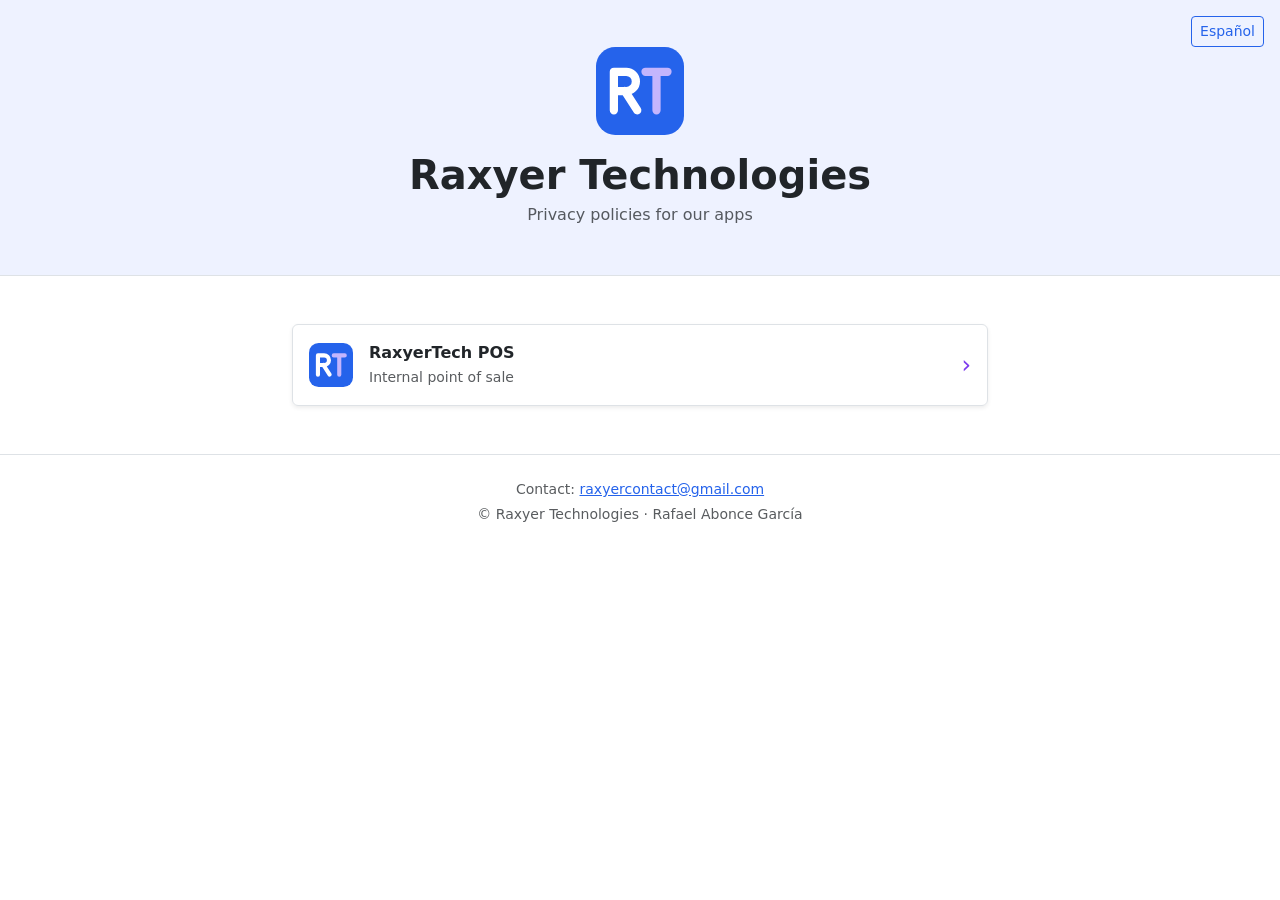
<file: index.html>
<!doctype html>
<html lang="en" data-title-en="Raxyer Technologies — Privacy" data-title-es="Raxyer Technologies — Privacidad">
<head>
  <meta charset="utf-8">
  <meta name="viewport" content="width=device-width, initial-scale=1">
  <title>Raxyer Technologies — Privacy</title>
  <link rel="icon" href="logo.svg" type="image/svg+xml">
  <script src="site.js"></script>
  <link rel="stylesheet" href="https://cdn.jsdelivr.net/npm/bootstrap@5.3.3/dist/css/bootstrap.min.css">
  <link rel="stylesheet" href="style.css">
</head>
<body>
<header class="hero text-center pb-5 px-3">
  <div class="text-end pt-3">
    <button id="lang-toggle" type="button" class="btn btn-sm btn-rt">
      <span data-lang="en" lang="es">Español</span><span data-lang="es" lang="en">English</span>
    </button>
  </div>
  <img src="logo.svg" class="hero-logo mb-3" alt="Raxyer Technologies RT logo">
  <h1 class="fw-bold mb-1">Raxyer Technologies</h1>
  <p class="text-body-secondary mb-0">
    <span data-lang="en">Privacy policies for our apps</span>
    <span data-lang="es">Avisos de privacidad de nuestras aplicaciones</span>
  </p>
</header>

<main class="container py-5" style="max-width: 720px">
  <div class="list-group shadow-sm">
    <a href="raxyertech-pos/" class="list-group-item list-group-item-action app-card d-flex align-items-center gap-3 p-3">
      <img src="logo.svg" width="44" height="44" alt="">
      <div class="flex-grow-1">
        <div class="fw-semibold">RaxyerTech POS</div>
        <small class="text-body-secondary">
          <span data-lang="en">Internal point of sale</span>
          <span data-lang="es">Punto de venta de uso interno</span>
        </small>
      </div>
      <span class="text-accent fs-4" aria-hidden="true">&rsaquo;</span>
    </a>
  </div>
</main>

<footer class="border-top py-4 text-center small text-body-secondary">
  <span data-lang="en">Contact:</span><span data-lang="es">Contacto:</span>
  <a href="mailto:raxyercontact@gmail.com">raxyercontact@gmail.com</a>
  <div class="mt-1">&copy; Raxyer Technologies · Rafael Abonce García</div>
</footer>
</body>
</html>
</file>
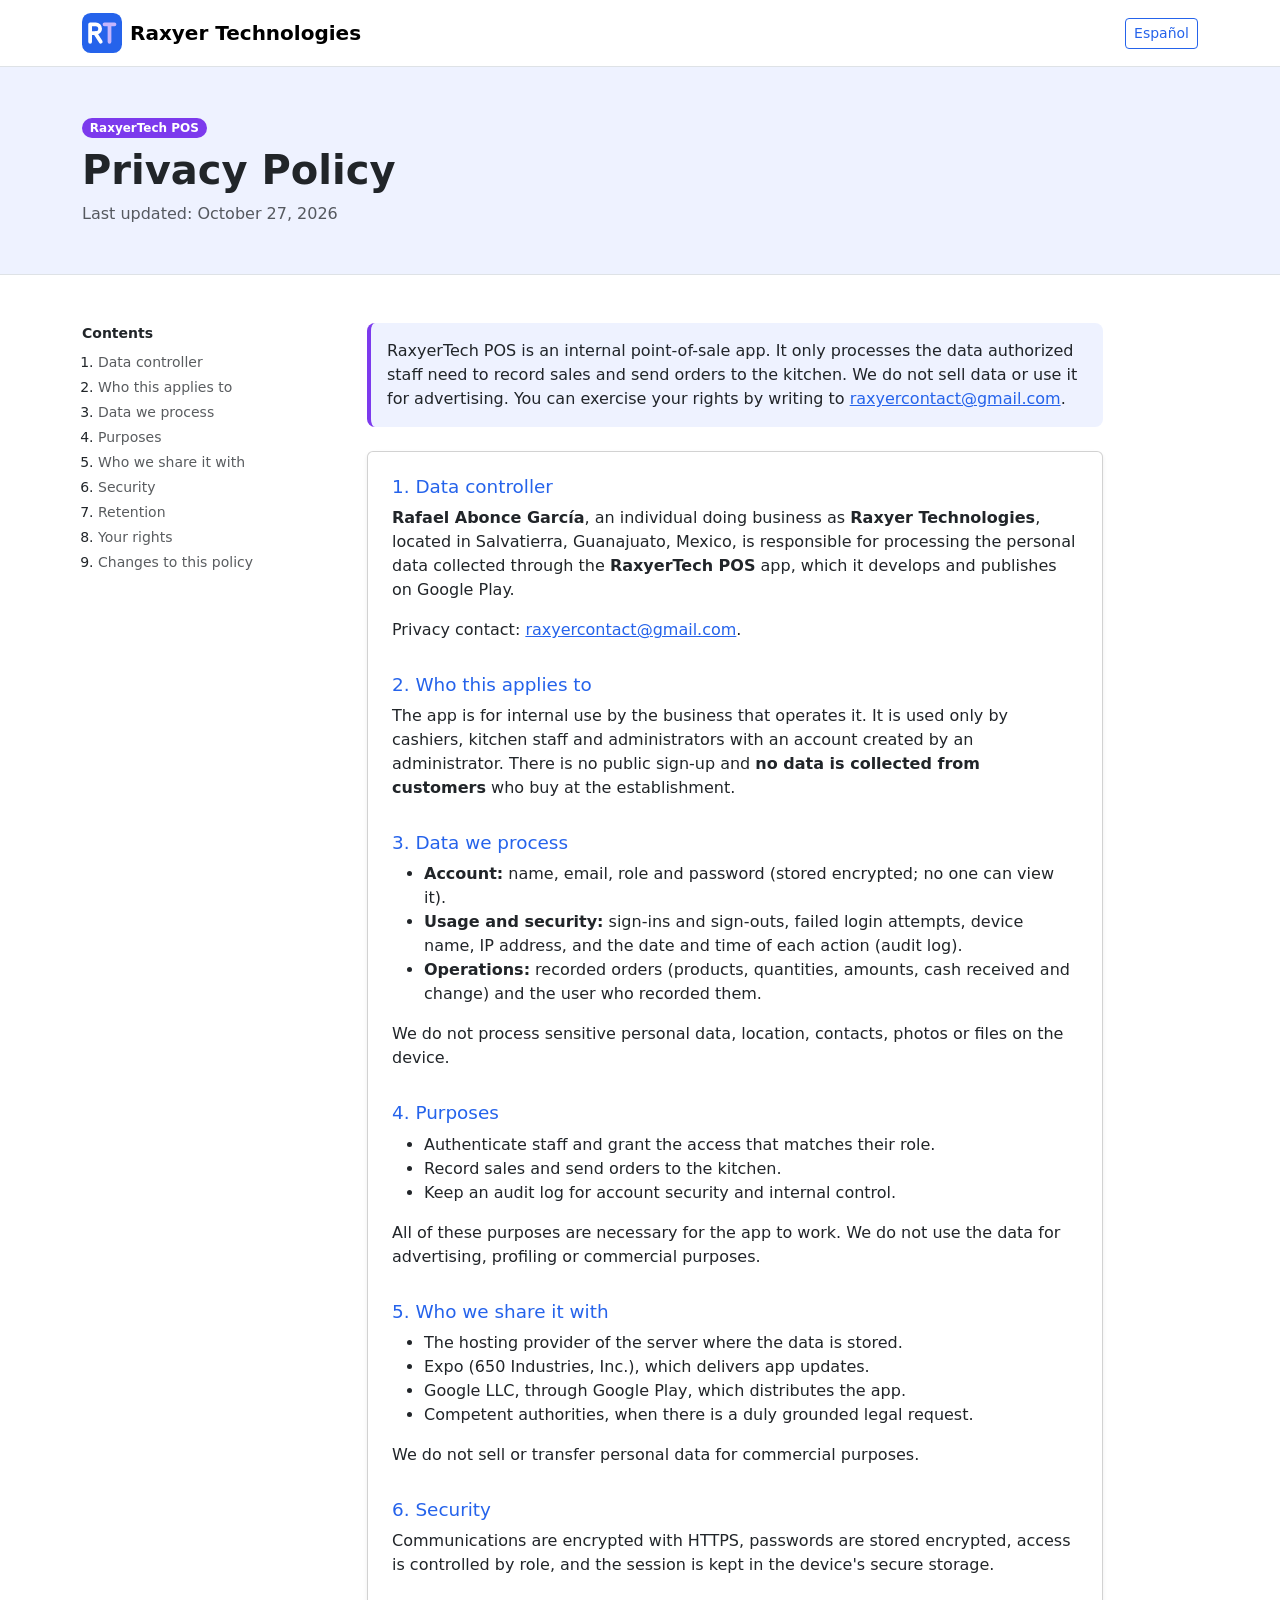
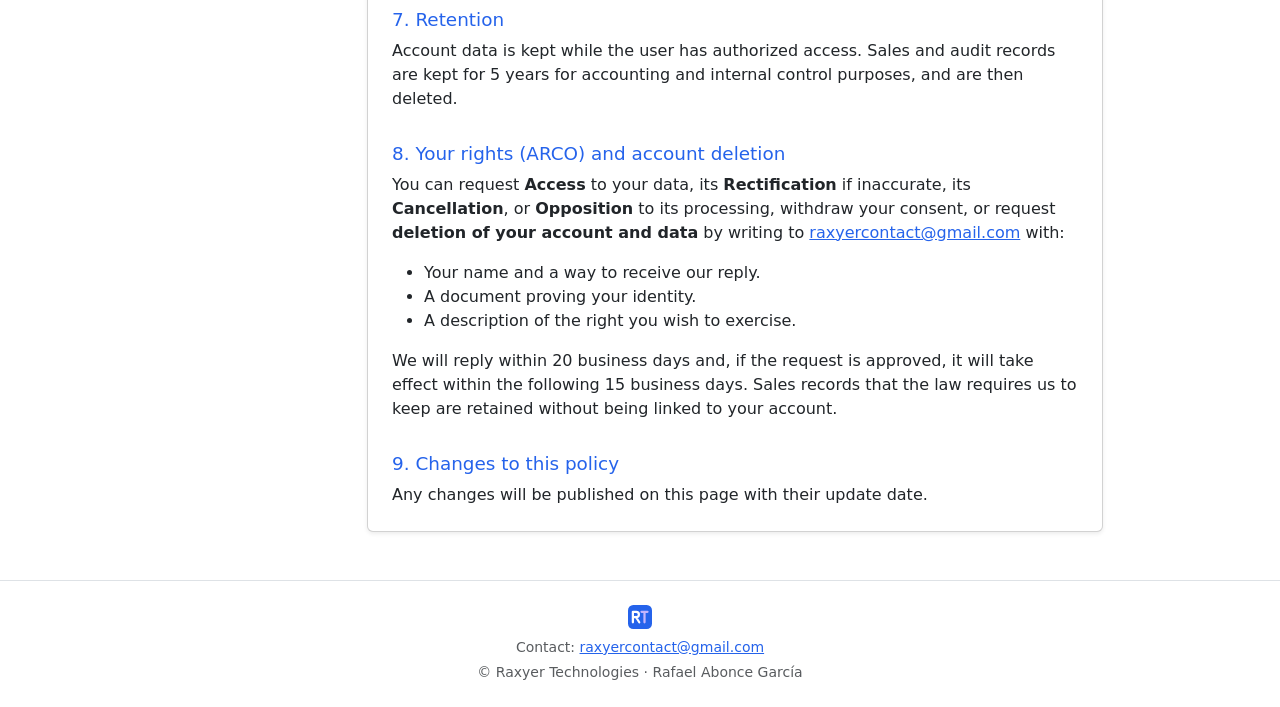
<file: raxyertech-pos/index.html>
<!doctype html>
<html lang="en" data-title-en="Privacy Policy — RaxyerTech POS" data-title-es="Aviso de privacidad — RaxyerTech POS">
<head>
  <meta charset="utf-8">
  <meta name="viewport" content="width=device-width, initial-scale=1">
  <title>Privacy Policy — RaxyerTech POS</title>
  <link rel="icon" href="../logo.svg" type="image/svg+xml">
  <script src="../site.js"></script>
  <link rel="stylesheet" href="https://cdn.jsdelivr.net/npm/bootstrap@5.3.3/dist/css/bootstrap.min.css">
  <link rel="stylesheet" href="../style.css">
</head>
<body>
<nav class="navbar border-bottom sticky-top bg-body">
  <div class="container">
    <a class="navbar-brand d-flex align-items-center gap-2 fw-semibold" href="../">
      <img src="../logo.svg" class="brand-logo" alt="RT logo">
      Raxyer Technologies
    </a>
    <button id="lang-toggle" type="button" class="btn btn-sm btn-rt">
      <span data-lang="en" lang="es">Español</span><span data-lang="es" lang="en">English</span>
    </button>
  </div>
</nav>

<header class="hero py-5 px-3">
  <div class="container">
    <span class="badge rounded-pill badge-rt mb-2">RaxyerTech POS</span>
    <h1 class="fw-bold">
      <span data-lang="en">Privacy Policy</span>
      <span data-lang="es">Aviso de privacidad</span>
    </h1>
    <p class="text-body-secondary mb-0">
      <span data-lang="en">Last updated: October 27, 2026</span>
      <span data-lang="es">Última actualización: 27 de octubre de 2026</span>
    </p>
  </div>
</header>

<div class="container py-5">
  <div class="row g-4">
    <aside class="col-lg-3 d-none d-lg-block">
      <nav class="toc sticky-top small" style="top: 88px">
        <div data-lang="en">
          <div class="fw-semibold mb-2">Contents</div>
          <ol class="ps-3 d-grid gap-1">
            <li><a href="#controller">Data controller</a></li>
            <li><a href="#scope">Who this applies to</a></li>
            <li><a href="#data">Data we process</a></li>
            <li><a href="#purposes">Purposes</a></li>
            <li><a href="#sharing">Who we share it with</a></li>
            <li><a href="#security">Security</a></li>
            <li><a href="#retention">Retention</a></li>
            <li><a href="#rights">Your rights</a></li>
            <li><a href="#changes">Changes to this policy</a></li>
          </ol>
        </div>
        <div data-lang="es">
          <div class="fw-semibold mb-2">Contenido</div>
          <ol class="ps-3 d-grid gap-1">
            <li><a href="#responsable">Responsable</a></li>
            <li><a href="#aplica">A quién aplica</a></li>
            <li><a href="#datos">Datos que tratamos</a></li>
            <li><a href="#finalidades">Finalidades</a></li>
            <li><a href="#comparten">Con quién se comparten</a></li>
            <li><a href="#seguridad">Seguridad</a></li>
            <li><a href="#conservacion">Conservación</a></li>
            <li><a href="#arco">Derechos ARCO</a></li>
            <li><a href="#cambios">Cambios a este aviso</a></li>
          </ol>
        </div>
      </nav>
    </aside>

    <main class="col-lg-9 policy" style="max-width: 760px">
      <article data-lang="en" lang="en">
        <p class="summary rounded-3 p-3 mb-4">RaxyerTech POS is an internal point-of-sale app. It only processes the data authorized staff need to record sales and send orders to the kitchen. We do not sell data or use it for advertising. You can exercise your rights by writing to <a href="mailto:raxyercontact@gmail.com">raxyercontact@gmail.com</a>.</p>

        <div class="card shadow-sm">
          <div class="card-body p-4">
            <h2 id="controller">1. Data controller</h2>
            <p><strong>Rafael Abonce García</strong>, an individual doing business as <strong>Raxyer Technologies</strong>, located in Salvatierra, Guanajuato, Mexico, is responsible for processing the personal data collected through the <strong>RaxyerTech POS</strong> app, which it develops and publishes on Google Play.</p>
            <p>Privacy contact: <a href="mailto:raxyercontact@gmail.com">raxyercontact@gmail.com</a>.</p>

            <h2 id="scope">2. Who this applies to</h2>
            <p>The app is for internal use by the business that operates it. It is used only by cashiers, kitchen staff and administrators with an account created by an administrator. There is no public sign-up and <strong>no data is collected from customers</strong> who buy at the establishment.</p>

            <h2 id="data">3. Data we process</h2>
            <ul>
              <li><strong>Account:</strong> name, email, role and password (stored encrypted; no one can view it).</li>
              <li><strong>Usage and security:</strong> sign-ins and sign-outs, failed login attempts, device name, IP address, and the date and time of each action (audit log).</li>
              <li><strong>Operations:</strong> recorded orders (products, quantities, amounts, cash received and change) and the user who recorded them.</li>
            </ul>
            <p>We do not process sensitive personal data, location, contacts, photos or files on the device.</p>

            <h2 id="purposes">4. Purposes</h2>
            <ul>
              <li>Authenticate staff and grant the access that matches their role.</li>
              <li>Record sales and send orders to the kitchen.</li>
              <li>Keep an audit log for account security and internal control.</li>
            </ul>
            <p>All of these purposes are necessary for the app to work. We do not use the data for advertising, profiling or commercial purposes.</p>

            <h2 id="sharing">5. Who we share it with</h2>
            <ul>
              <li>The hosting provider of the server where the data is stored.</li>
              <li>Expo (650 Industries, Inc.), which delivers app updates.</li>
              <li>Google LLC, through Google Play, which distributes the app.</li>
              <li>Competent authorities, when there is a duly grounded legal request.</li>
            </ul>
            <p>We do not sell or transfer personal data for commercial purposes.</p>

            <h2 id="security">6. Security</h2>
            <p>Communications are encrypted with HTTPS, passwords are stored encrypted, access is controlled by role, and the session is kept in the device's secure storage.</p>

            <h2 id="retention">7. Retention</h2>
            <p>Account data is kept while the user has authorized access. Sales and audit records are kept for 5 years for accounting and internal control purposes, and are then deleted.</p>

            <h2 id="rights">8. Your rights (ARCO) and account deletion</h2>
            <p>You can request <strong>Access</strong> to your data, its <strong>Rectification</strong> if inaccurate, its <strong>Cancellation</strong>, or <strong>Opposition</strong> to its processing, withdraw your consent, or request <strong>deletion of your account and data</strong> by writing to <a href="mailto:raxyercontact@gmail.com">raxyercontact@gmail.com</a> with:</p>
            <ul>
              <li>Your name and a way to receive our reply.</li>
              <li>A document proving your identity.</li>
              <li>A description of the right you wish to exercise.</li>
            </ul>
            <p>We will reply within 20 business days and, if the request is approved, it will take effect within the following 15 business days. Sales records that the law requires us to keep are retained without being linked to your account.</p>

            <h2 id="changes">9. Changes to this policy</h2>
            <p class="mb-0">Any changes will be published on this page with their update date.</p>
          </div>
        </div>
      </article>

      <article data-lang="es" lang="es">
        <p class="summary rounded-3 p-3 mb-4">RaxyerTech POS es un punto de venta de uso interno. Solo trata los datos necesarios para que el personal autorizado registre ventas y envíe órdenes a cocina. No vendemos datos ni los usamos para publicidad. Puedes ejercer tus derechos escribiendo a <a href="mailto:raxyercontact@gmail.com">raxyercontact@gmail.com</a>.</p>

        <div class="card shadow-sm">
          <div class="card-body p-4">
            <h2 id="responsable">1. Responsable</h2>
            <p><strong>Rafael Abonce García</strong>, persona física que opera bajo el nombre comercial <strong>Raxyer Technologies</strong>, con domicilio en Salvatierra, Guanajuato, México, es responsable del tratamiento de los datos personales recabados a través de la aplicación <strong>RaxyerTech POS</strong>, que desarrolla y publica en Google Play.</p>
            <p>Correo de privacidad: <a href="mailto:raxyercontact@gmail.com">raxyercontact@gmail.com</a>.</p>

            <h2 id="aplica">2. A quién aplica</h2>
            <p>La aplicación es de uso interno del negocio que la opera. Solo la utilizan cajeros, personal de cocina y administradores con una cuenta creada por un administrador. No existe registro público y <strong>no se recaban datos de los clientes</strong> que compran en el establecimiento.</p>

            <h2 id="datos">3. Datos que tratamos</h2>
            <ul>
              <li><strong>Cuenta:</strong> nombre, correo electrónico, rol y contraseña (almacenada cifrada; nadie puede consultarla).</li>
              <li><strong>Uso y seguridad:</strong> inicios y cierres de sesión, intentos de acceso fallidos, nombre del dispositivo, dirección IP y fecha y hora de cada acción (registro de auditoría).</li>
              <li><strong>Operación:</strong> órdenes registradas (productos, cantidades, importes, efectivo recibido y cambio) y el usuario que las registró.</li>
            </ul>
            <p>No tratamos datos personales sensibles, ni datos de ubicación, contactos, fotos o archivos del dispositivo.</p>

            <h2 id="finalidades">4. Finalidades</h2>
            <ul>
              <li>Autenticar al personal y darle el acceso que corresponde a su rol.</li>
              <li>Registrar ventas y enviar las órdenes a cocina.</li>
              <li>Mantener un registro de auditoría para la seguridad de las cuentas y el control interno.</li>
            </ul>
            <p>Todas son finalidades necesarias para el funcionamiento de la aplicación. No usamos los datos para publicidad, perfiles ni fines comerciales.</p>

            <h2 id="comparten">5. Con quién se comparten</h2>
            <ul>
              <li>El proveedor de alojamiento del servidor donde se guardan los datos.</li>
              <li>Expo (650 Industries, Inc.), que distribuye las actualizaciones de la aplicación.</li>
              <li>Google LLC, a través de Google Play, que distribuye la aplicación.</li>
              <li>Autoridades competentes, cuando exista un requerimiento fundado y motivado.</li>
            </ul>
            <p>No vendemos ni transferimos datos personales con fines comerciales.</p>

            <h2 id="seguridad">6. Seguridad</h2>
            <p>Las comunicaciones viajan cifradas mediante HTTPS, las contraseñas se almacenan cifradas, el acceso se controla por roles y la sesión se guarda en el almacenamiento seguro del dispositivo.</p>

            <h2 id="conservacion">7. Conservación</h2>
            <p>Los datos de la cuenta se conservan mientras el usuario tenga acceso autorizado. Los registros de ventas y de auditoría se conservan durante 5 años para fines contables y de control interno, y después se eliminan.</p>

            <h2 id="arco">8. Derechos ARCO y eliminación de cuenta</h2>
            <p>Puedes solicitar el <strong>Acceso</strong> a tus datos, su <strong>Rectificación</strong> si son inexactos, su <strong>Cancelación</strong> u <strong>Oposición</strong> a su tratamiento, revocar tu consentimiento o pedir la <strong>eliminación de tu cuenta y tus datos</strong>, escribiendo a <a href="mailto:raxyercontact@gmail.com">raxyercontact@gmail.com</a> con:</p>
            <ul>
              <li>Tu nombre y un medio para recibir la respuesta.</li>
              <li>Un documento que acredite tu identidad.</li>
              <li>La descripción del derecho que deseas ejercer.</li>
            </ul>
            <p>Responderemos en un plazo máximo de 20 días hábiles y, si procede, la solicitud se hará efectiva dentro de los 15 días hábiles siguientes. Los registros de ventas que la ley obliga a conservar se mantienen sin asociarse a tu cuenta.</p>

            <h2 id="cambios">9. Cambios a este aviso</h2>
            <p class="mb-0">Cualquier cambio se publicará en esta misma página, con su fecha de actualización.</p>
          </div>
        </div>
      </article>
    </main>
  </div>
</div>

<footer class="border-top py-4 text-center small text-body-secondary">
  <img src="../logo.svg" width="24" height="24" alt="" class="mb-2 d-block mx-auto">
  <span data-lang="en">Contact:</span><span data-lang="es">Contacto:</span>
  <a href="mailto:raxyercontact@gmail.com">raxyercontact@gmail.com</a>
  <div class="mt-1">&copy; Raxyer Technologies · Rafael Abonce García</div>
</footer>
</body>
</html>
</file>
<file: style.css>
:root, [data-bs-theme="light"] {
  --rt-blue: #2563eb;
  --rt-purple: #7c3aed;
  --rt-surface: #eef2ff;
  --bs-link-color-rgb: 37, 99, 235;
  --bs-link-hover-color-rgb: 124, 58, 237;
}

[data-bs-theme="dark"] {
  --rt-blue: #60a5fa;
  --rt-purple: #a78bfa;
  --rt-surface: #818cf81a;
  --bs-body-bg: #0b0e14;
  --bs-link-color-rgb: 96, 165, 250;
  --bs-link-hover-color-rgb: 167, 139, 250;
}

body { background: var(--bs-body-bg); }

html[lang="en"] [data-lang="es"],
html[lang="es"] [data-lang="en"] { display: none !important; }

.brand-logo { width: 40px; height: 40px; }
.hero-logo { width: 88px; height: 88px; }

.hero {
  background: var(--rt-surface);
  border-bottom: 1px solid var(--bs-border-color);
}

.text-accent { color: var(--rt-purple); }
.summary { background: var(--rt-surface); border-left: 4px solid var(--rt-purple); }
.badge-rt { background: var(--rt-purple); color: #fff; }

.btn-rt {
  --bs-btn-color: var(--rt-blue);
  --bs-btn-border-color: var(--rt-blue);
  --bs-btn-hover-color: #fff;
  --bs-btn-hover-bg: var(--rt-purple);
  --bs-btn-hover-border-color: var(--rt-purple);
  --bs-btn-active-color: #fff;
  --bs-btn-active-bg: var(--rt-purple);
  --bs-btn-active-border-color: var(--rt-purple);
}

.policy h2 {
  font-size: 1.15rem;
  margin-top: 2rem;
  color: var(--rt-blue);
  scroll-margin-top: 80px;
}
.policy h2:first-of-type { margin-top: 0; }

.app-card { transition: transform .15s, box-shadow .15s; }
.app-card:hover { transform: translateY(-2px); box-shadow: 0 .5rem 1.5rem rgba(0, 0, 0, .12); }

.toc a { color: var(--bs-secondary-color); text-decoration: none; }
.toc a:hover { color: var(--rt-purple); }
</file>
